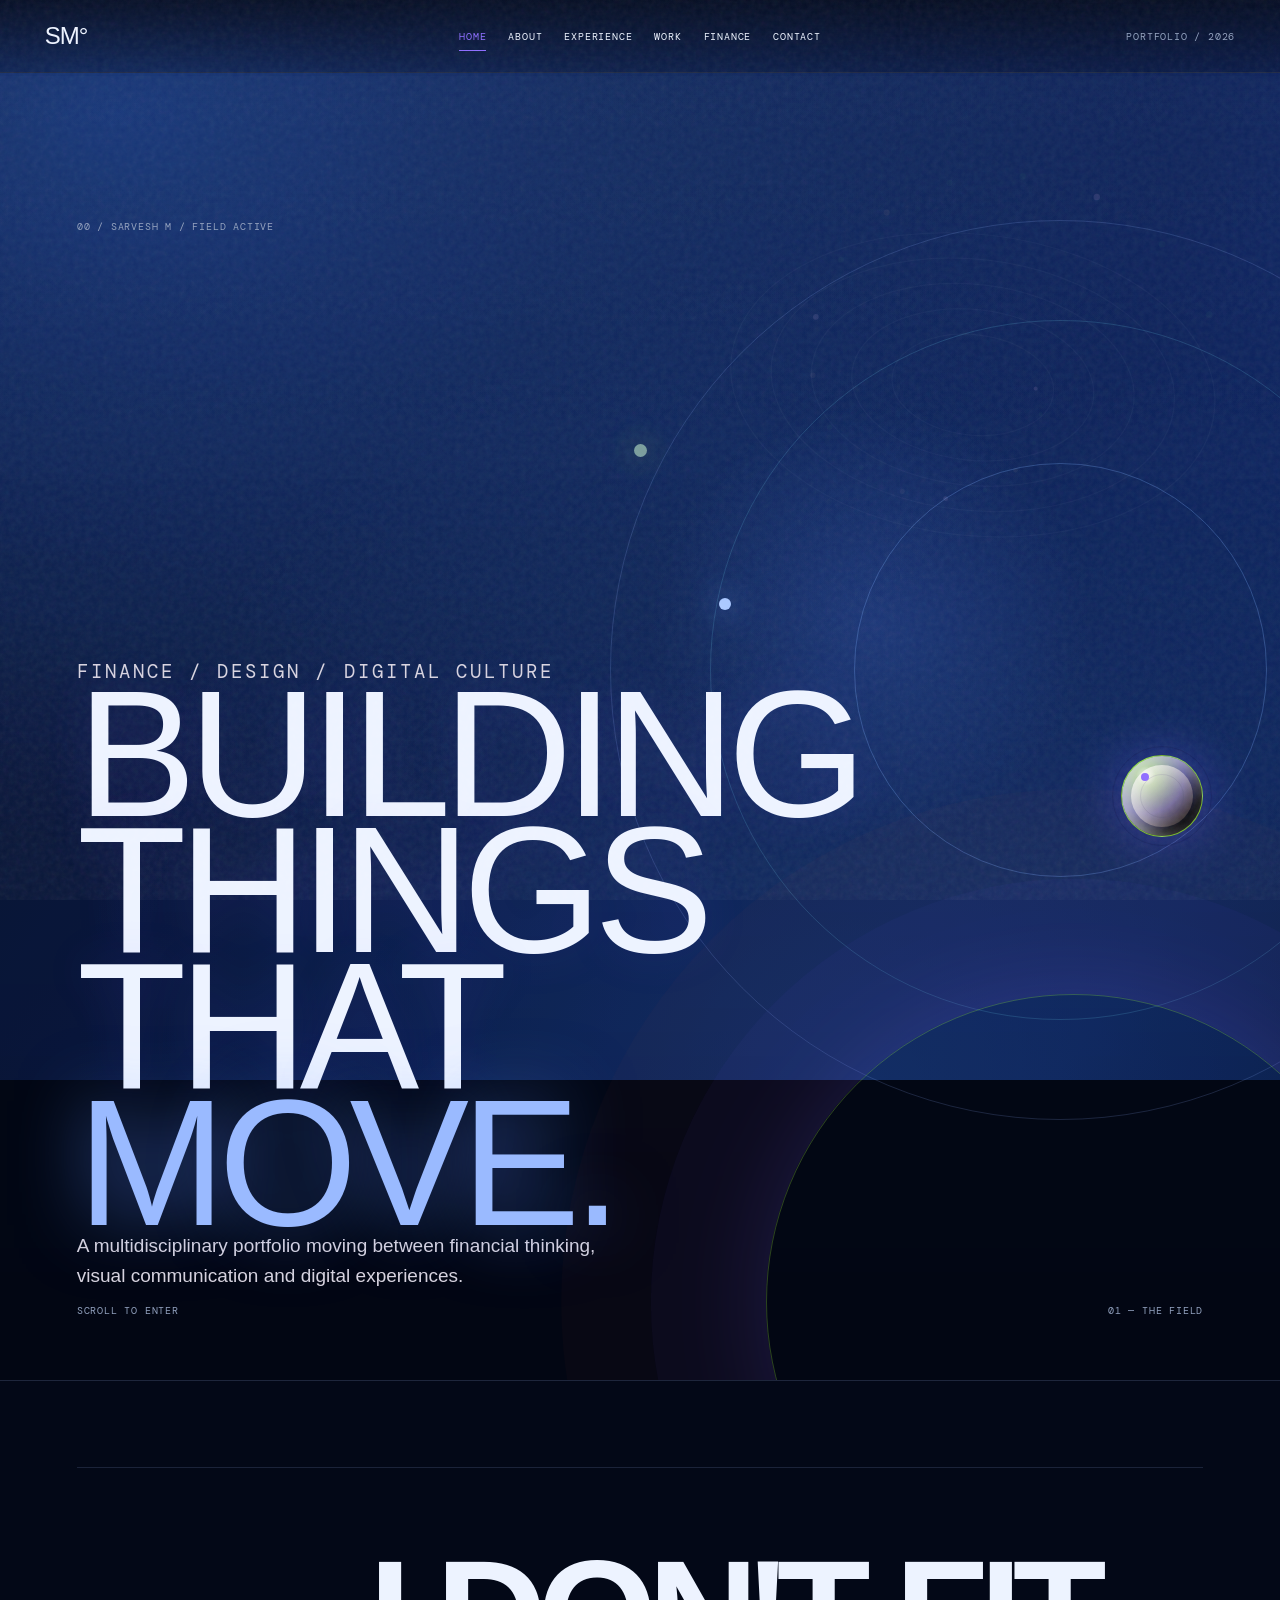
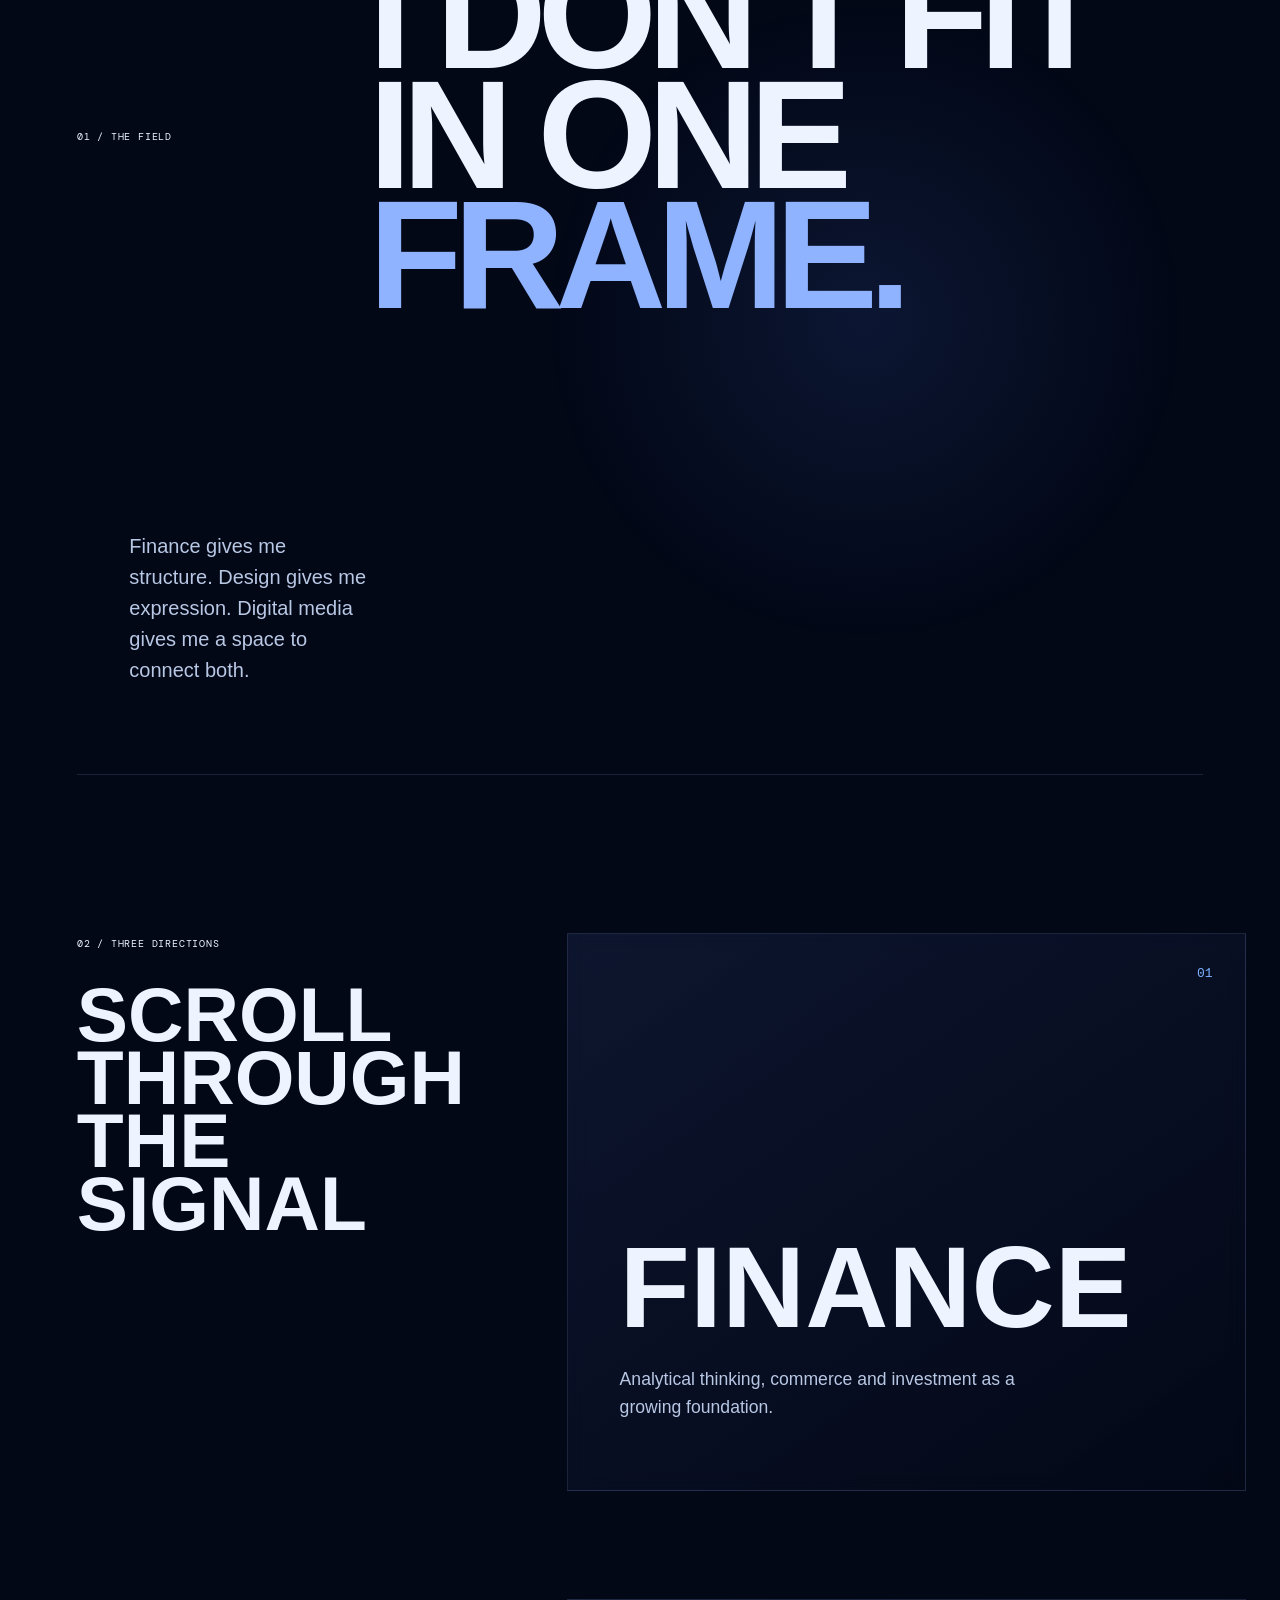
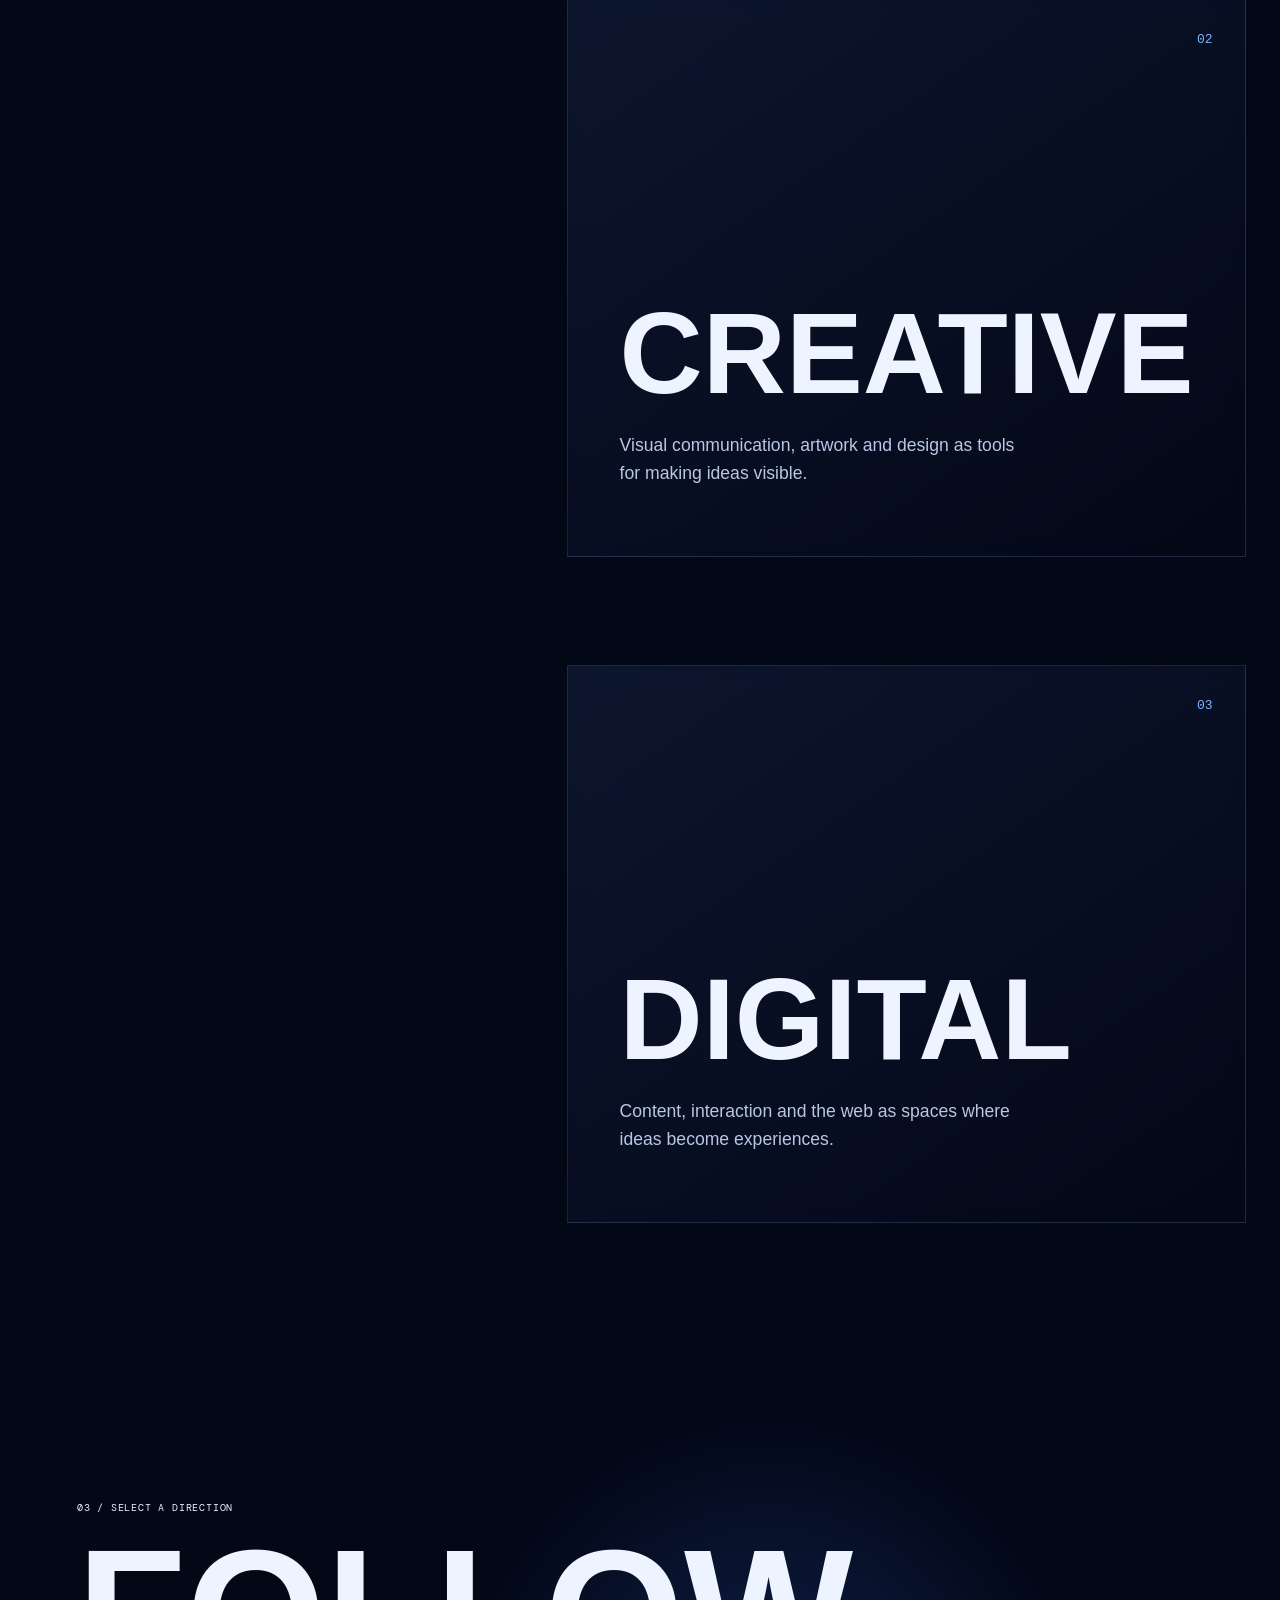
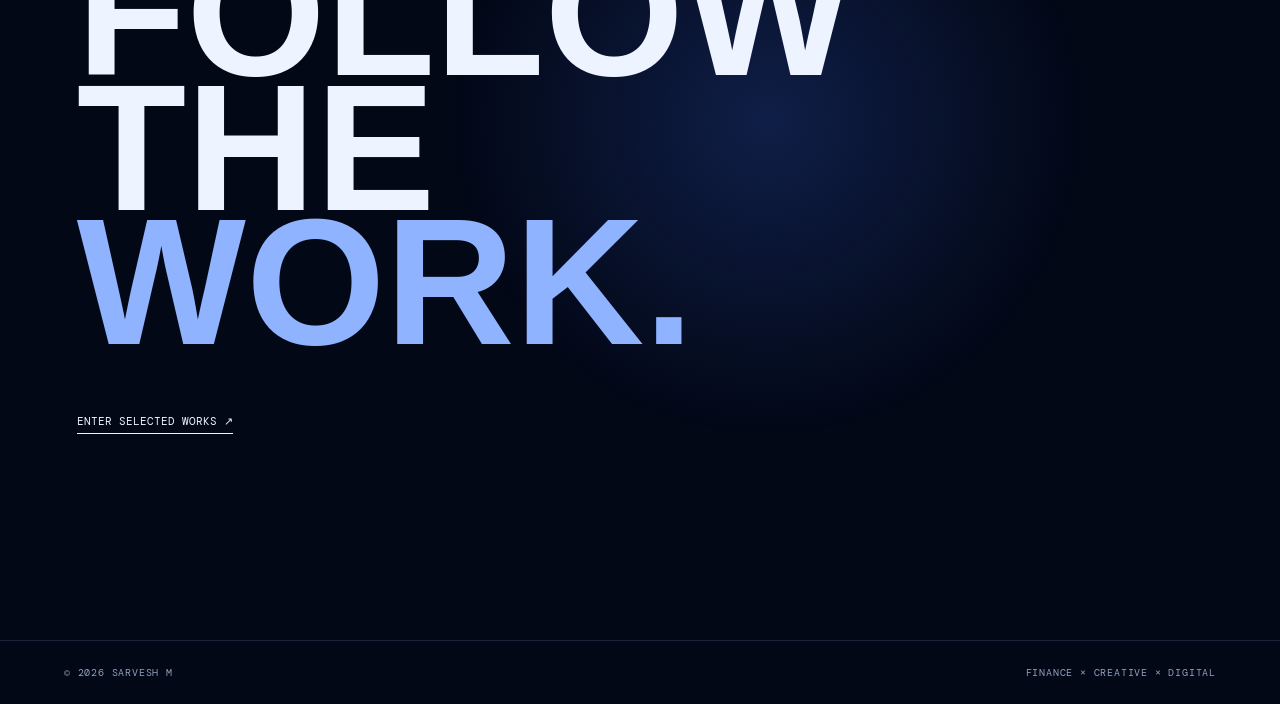
<file: index.html>
<!doctype html><html lang="en"><head><meta charset="UTF-8"><meta name="viewport" content="width=device-width,initial-scale=1.0"><meta name="description" content="Sarvesh M — Finance × Creative × Digital"><title>SARVESH M — Portfolio</title><link rel="stylesheet" href="page.css"></head><body><header class="site-nav"><a href="index.html" class="brand">SM°</a><nav><a class="active" href="index.html">HOME</a><a href="about.html">ABOUT</a><a href="experience.html">EXPERIENCE</a><a href="work.html">WORK</a><a href="finance.html">FINANCE</a><a href="contact.html">CONTACT</a></nav><span class="nav-meta">PORTFOLIO / 2026</span></header><main class="home-main"><section class="landing-stage page-hero"><div class="landing-status mono">00 / SARVESH M / FIELD ACTIVE</div><div class="landing-orbit"><span></span><span></span><span></span></div><div class="landing-copy"><p class="landing-kicker mono">FINANCE / DESIGN / DIGITAL CULTURE</p><h1>BUILDING<br>THINGS THAT<br><em>MOVE.</em></h1><p class="landing-intro">A multidisciplinary portfolio moving between financial thinking, visual communication and digital experiences.</p></div><div class="landing-bottom mono"><span>SCROLL TO ENTER</span><span>01 — THE FIELD</span></div></section><section class="landing-manifesto"><span class="mono">01 / THE FIELD</span><h2>I DON'T FIT<br>IN ONE<br><em>FRAME.</em></h2><p>Finance gives me structure. Design gives me expression. Digital media gives me a space to connect both.</p></section><section class="landing-journey"><div class="journey-pin"><span class="mono">02 / THREE DIRECTIONS</span><strong>SCROLL<br>THROUGH<br>THE SIGNAL</strong></div><div class="journey-track"><article><span>01</span><h3>FINANCE</h3><p>Analytical thinking, commerce and investment as a growing foundation.</p></article><article><span>02</span><h3>CREATIVE</h3><p>Visual communication, artwork and design as tools for making ideas visible.</p></article><article><span>03</span><h3>DIGITAL</h3><p>Content, interaction and the web as spaces where ideas become experiences.</p></article></div></section><section class="landing-callout"><span class="mono">03 / SELECT A DIRECTION</span><h2>FOLLOW THE<br><em>WORK.</em></h2><a class="line-link" href="work.html">ENTER SELECTED WORKS ↗</a></section></main><footer class="site-footer"><span>© 2026 SARVESH M</span><span>FINANCE × CREATIVE × DIGITAL</span></footer><script src="page.js"></script></body></html>
</file>
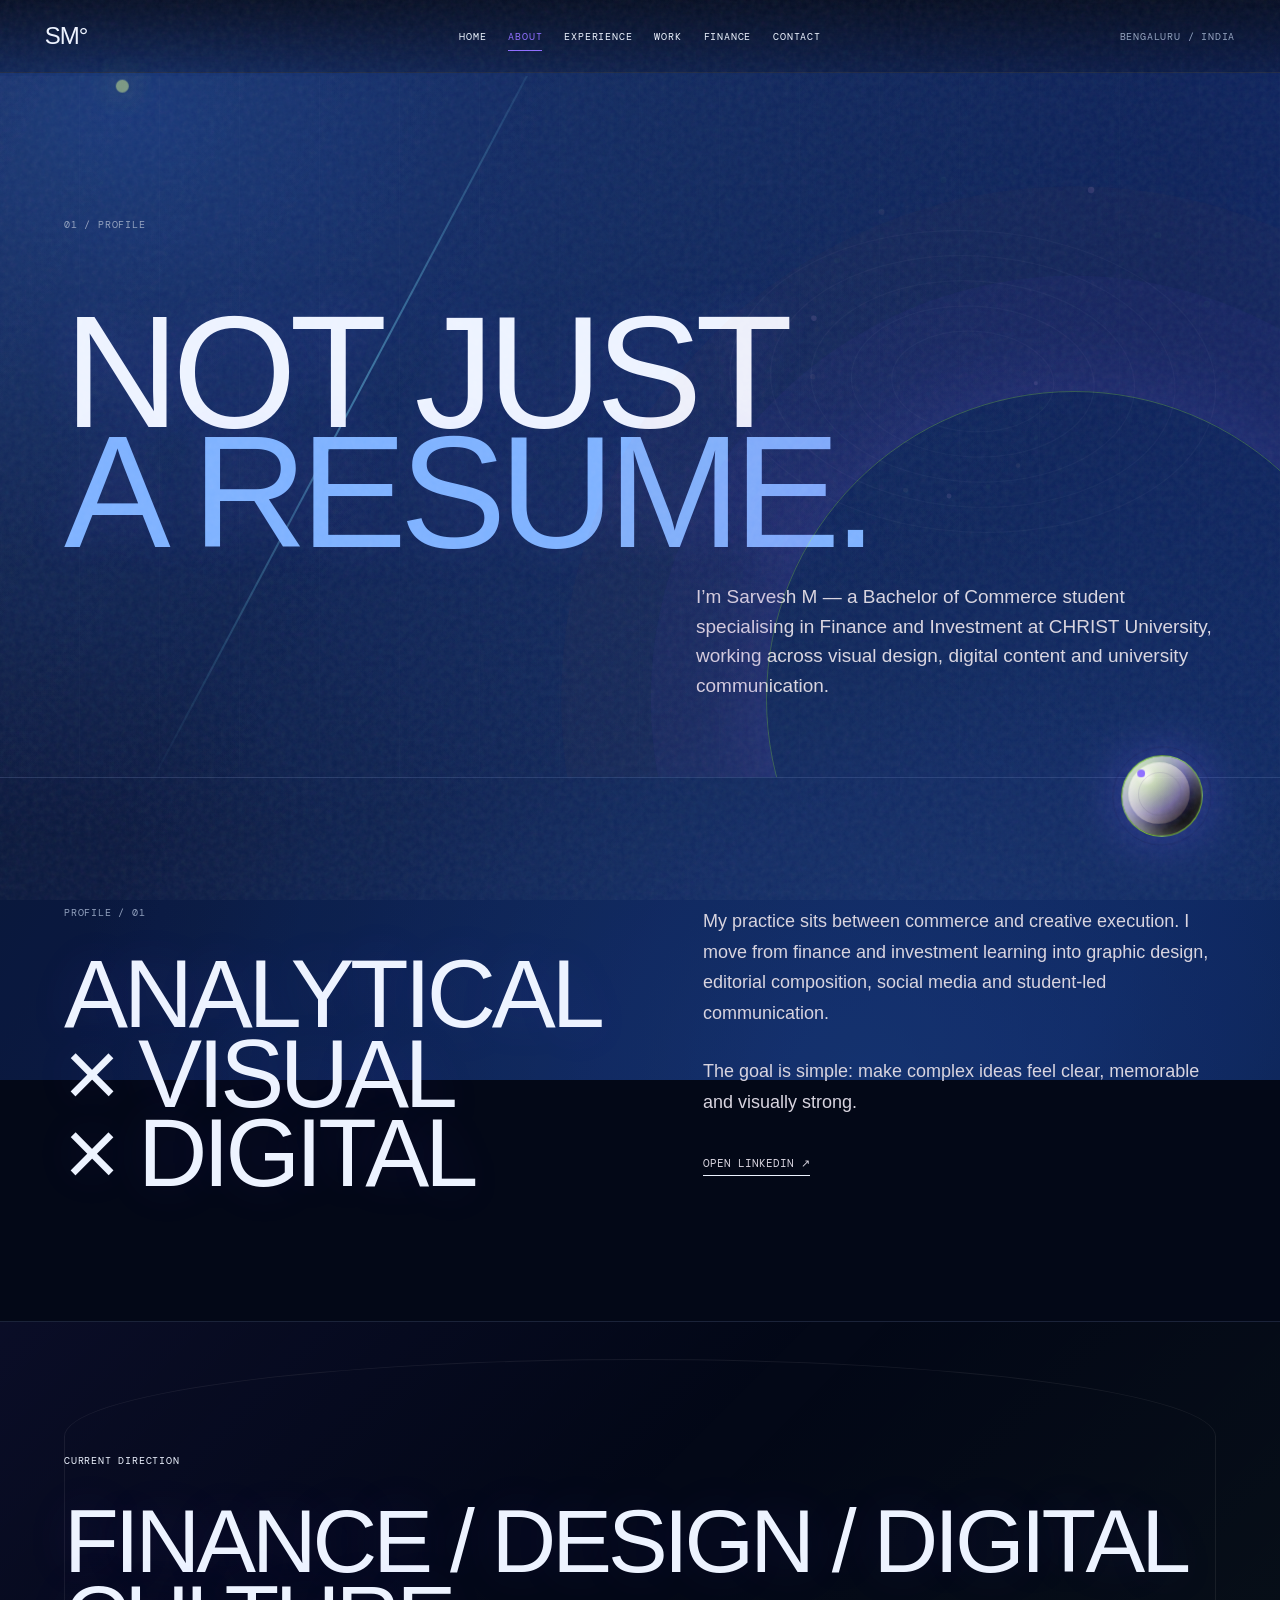
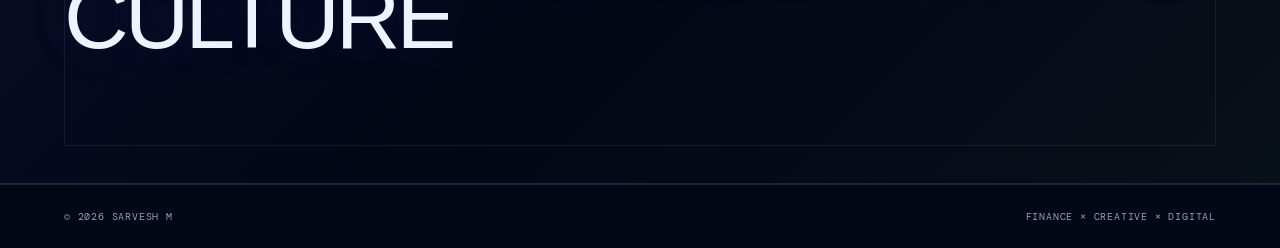
<file: about.html>
<!doctype html><html lang="en"><head><meta charset="UTF-8"><meta name="viewport" content="width=device-width,initial-scale=1.0"><title>SARVESH M — About</title><link rel="stylesheet" href="page.css"></head><body><header class="site-nav"><a href="index.html" class="brand">SM°</a><nav><a href="index.html">HOME</a><a class="active" href="about.html">ABOUT</a><a href="experience.html">EXPERIENCE</a><a href="work.html">WORK</a><a href="finance.html">FINANCE</a><a href="contact.html">CONTACT</a></nav><span class="nav-meta">BENGALURU / INDIA</span></header><main><section class="page-hero"><div class="eyebrow mono">01 / PROFILE</div><h1>NOT JUST<br><em>A RESUME.</em></h1><p>I’m Sarvesh M — a Bachelor of Commerce student specialising in Finance and Investment at CHRIST University, working across visual design, digital content and university communication.</p></section><section class="page-grid"><div><span class="mono label">PROFILE / 01</span><h2>ANALYTICAL<br>× VISUAL<br>× DIGITAL</h2></div><div class="copy"><p>My practice sits between commerce and creative execution. I move from finance and investment learning into graphic design, editorial composition, social media and student-led communication.</p><p>The goal is simple: make complex ideas feel clear, memorable and visually strong.</p><a class="line-link" href="https://www.linkedin.com/in/sarvesh-m-gca/" target="_blank">OPEN LINKEDIN ↗</a></div></section><section class="statement"><span class="mono">CURRENT DIRECTION</span><div>FINANCE / DESIGN / DIGITAL CULTURE</div></section></main><footer class="site-footer"><span>© 2026 SARVESH M</span><span>FINANCE × CREATIVE × DIGITAL</span></footer><script src="page.js"></script></body></html>
</file>
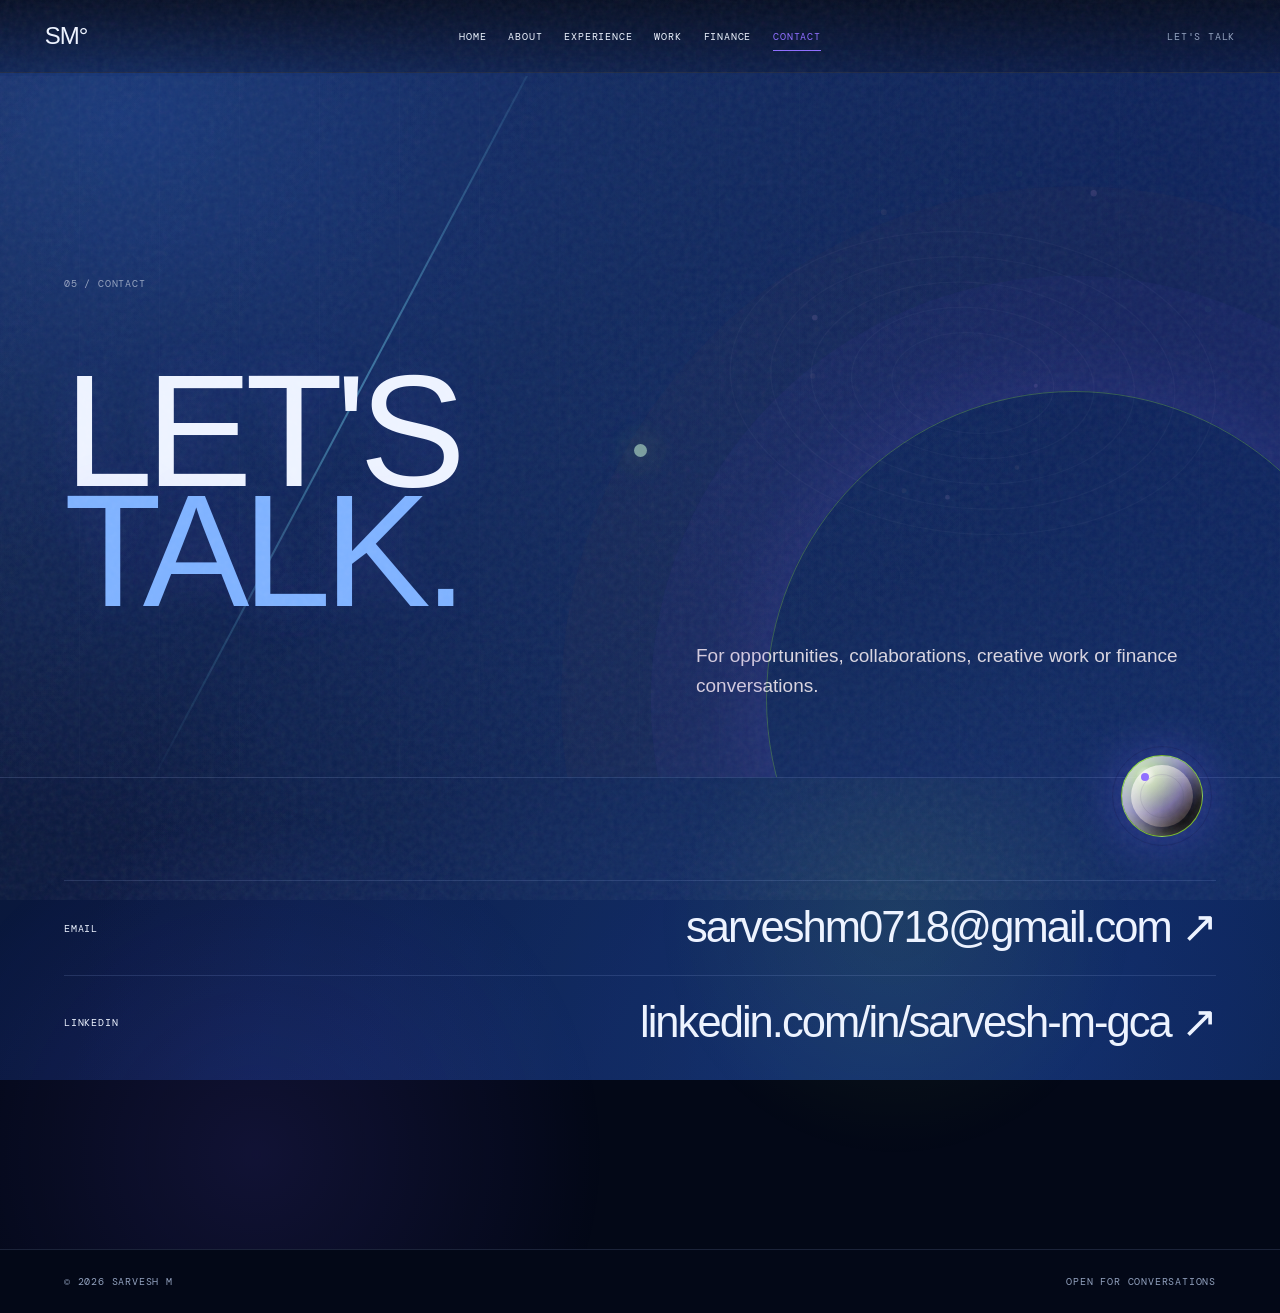
<file: contact.html>
<!doctype html><html lang="en"><head><meta charset="UTF-8"><meta name="viewport" content="width=device-width,initial-scale=1.0"><title>SARVESH M — Contact</title><link rel="stylesheet" href="page.css"></head><body><header class="site-nav"><a href="index.html" class="brand">SM°</a><nav><a href="index.html">HOME</a><a href="about.html">ABOUT</a><a href="experience.html">EXPERIENCE</a><a href="work.html">WORK</a><a href="finance.html">FINANCE</a><a class="active" href="contact.html">CONTACT</a></nav><span class="nav-meta">LET'S TALK</span></header><main><section class="page-hero"><div class="eyebrow mono">05 / CONTACT</div><h1>LET'S<br><em>TALK.</em></h1><p>For opportunities, collaborations, creative work or finance conversations.</p></section><section class="contact-panel"><a href="mailto:sarveshm0718@gmail.com"><span class="mono">EMAIL</span><strong>sarveshm0718@gmail.com ↗</strong></a><a href="https://www.linkedin.com/in/sarvesh-m-gca/" target="_blank"><span class="mono">LINKEDIN</span><strong>linkedin.com/in/sarvesh-m-gca ↗</strong></a></section></main><footer class="site-footer"><span>© 2026 SARVESH M</span><span>OPEN FOR CONVERSATIONS</span></footer><script src="page.js"></script></body></html>
</file>
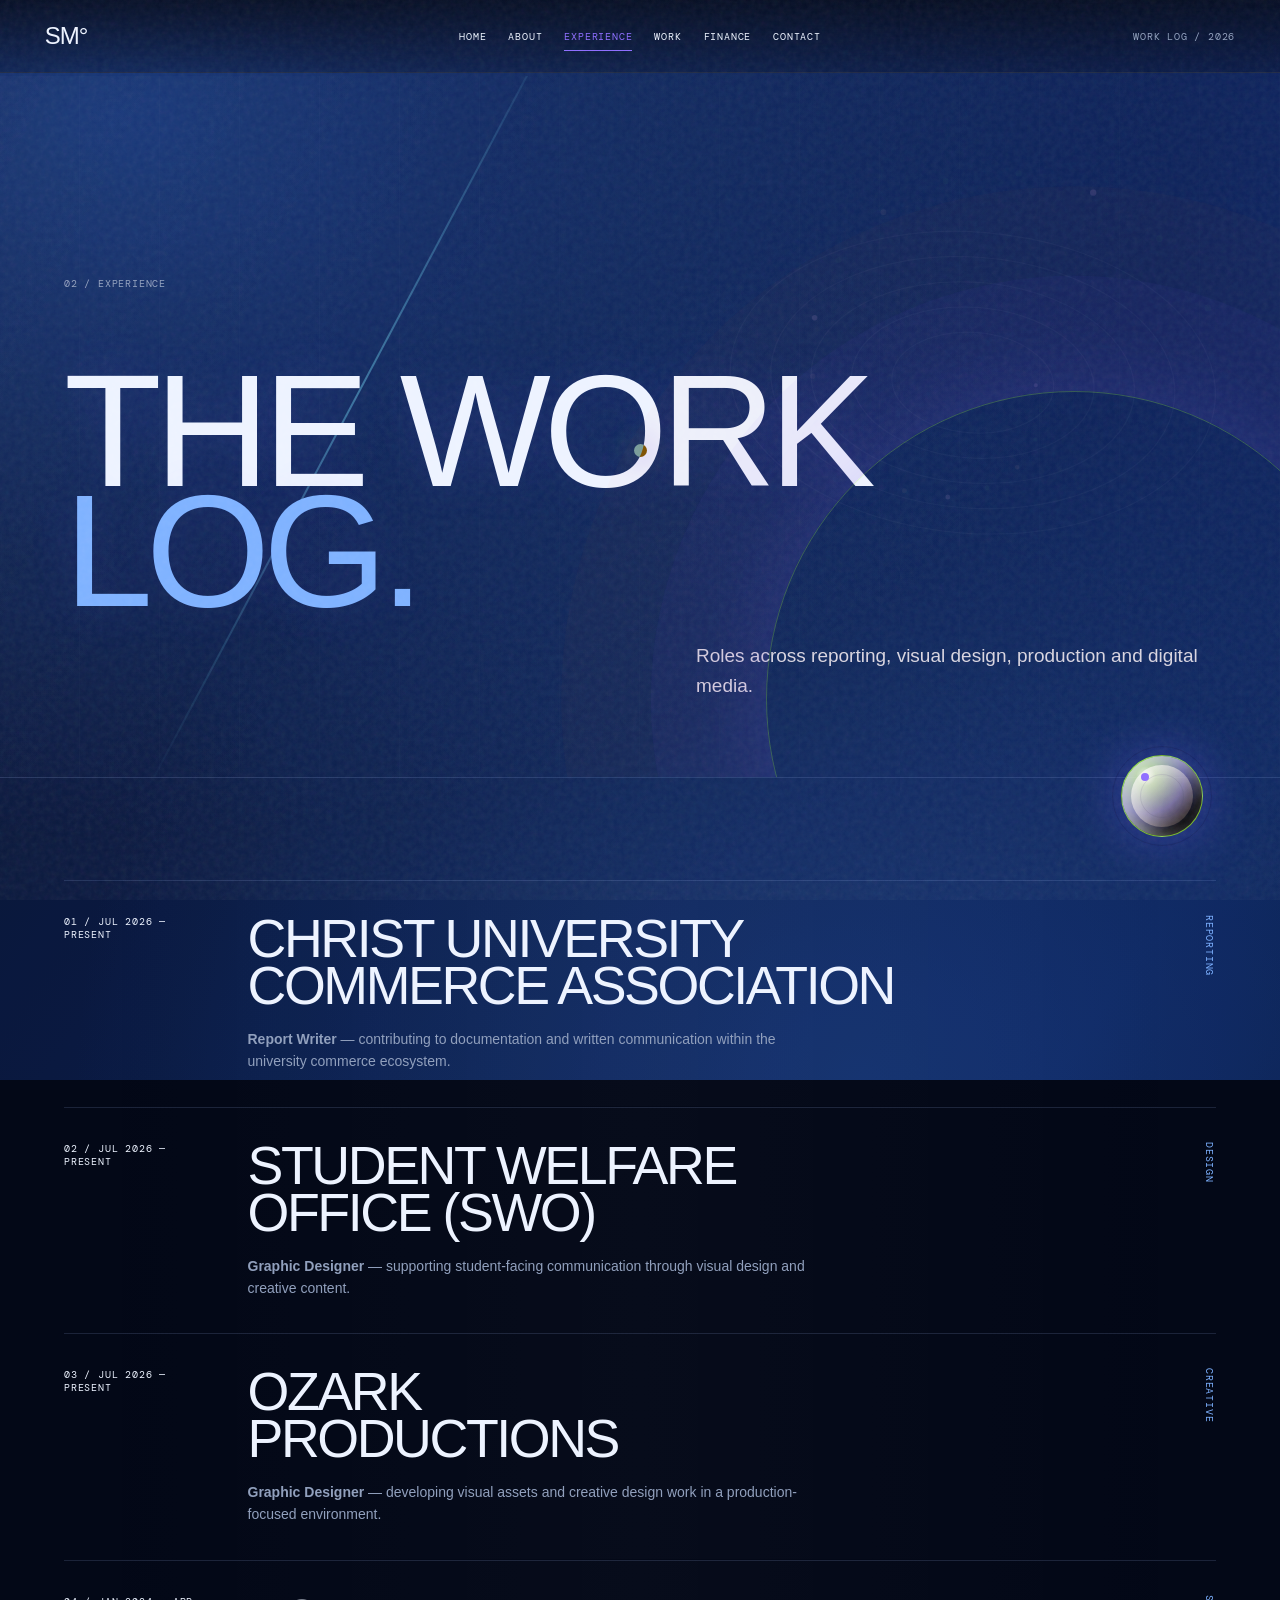
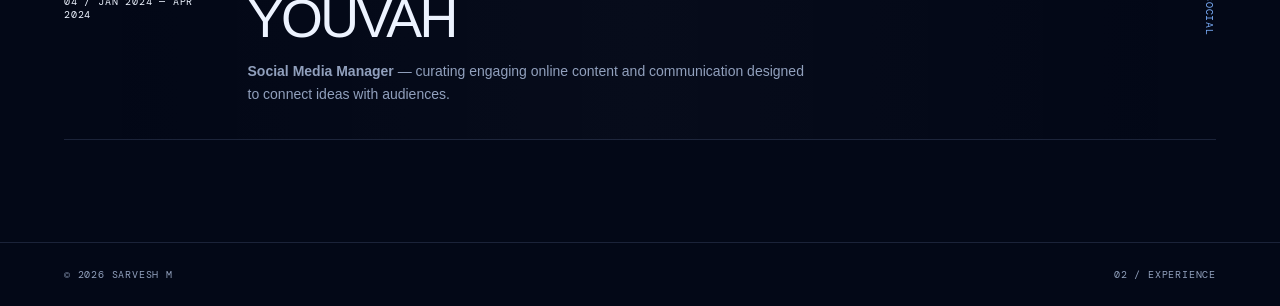
<file: experience.html>
<!doctype html><html lang="en"><head><meta charset="UTF-8"><meta name="viewport" content="width=device-width,initial-scale=1.0"><title>SARVESH M — Experience</title><link rel="stylesheet" href="page.css"></head><body><header class="site-nav"><a href="index.html" class="brand">SM°</a><nav><a href="index.html">HOME</a><a href="about.html">ABOUT</a><a class="active" href="experience.html">EXPERIENCE</a><a href="work.html">WORK</a><a href="finance.html">FINANCE</a><a href="contact.html">CONTACT</a></nav><span class="nav-meta">WORK LOG / 2026</span></header><main><section class="page-hero"><div class="eyebrow mono">02 / EXPERIENCE</div><h1>THE WORK<br><em>LOG.</em></h1><p>Roles across reporting, visual design, production and digital media.</p></section><section class="list-section"><article class="list-item"><span class="mono">01 / JUL 2026 — PRESENT</span><div><h2>CHRIST UNIVERSITY<br>COMMERCE ASSOCIATION</h2><p><strong>Report Writer</strong> — contributing to documentation and written communication within the university commerce ecosystem.</p></div><span class="mono tag">REPORTING</span></article><article class="list-item"><span class="mono">02 / JUL 2026 — PRESENT</span><div><h2>STUDENT WELFARE<br>OFFICE (SWO)</h2><p><strong>Graphic Designer</strong> — supporting student-facing communication through visual design and creative content.</p></div><span class="mono tag">DESIGN</span></article><article class="list-item"><span class="mono">03 / JUL 2026 — PRESENT</span><div><h2>OZARK<br>PRODUCTIONS</h2><p><strong>Graphic Designer</strong> — developing visual assets and creative design work in a production-focused environment.</p></div><span class="mono tag">CREATIVE</span></article><article class="list-item"><span class="mono">04 / JAN 2024 — APR 2024</span><div><h2>YOUVAH</h2><p><strong>Social Media Manager</strong> — curating engaging online content and communication designed to connect ideas with audiences.</p></div><span class="mono tag">SOCIAL</span></article></section></main><footer class="site-footer"><span>© 2026 SARVESH M</span><span>02 / EXPERIENCE</span></footer><script src="page.js"></script></body></html>
</file>
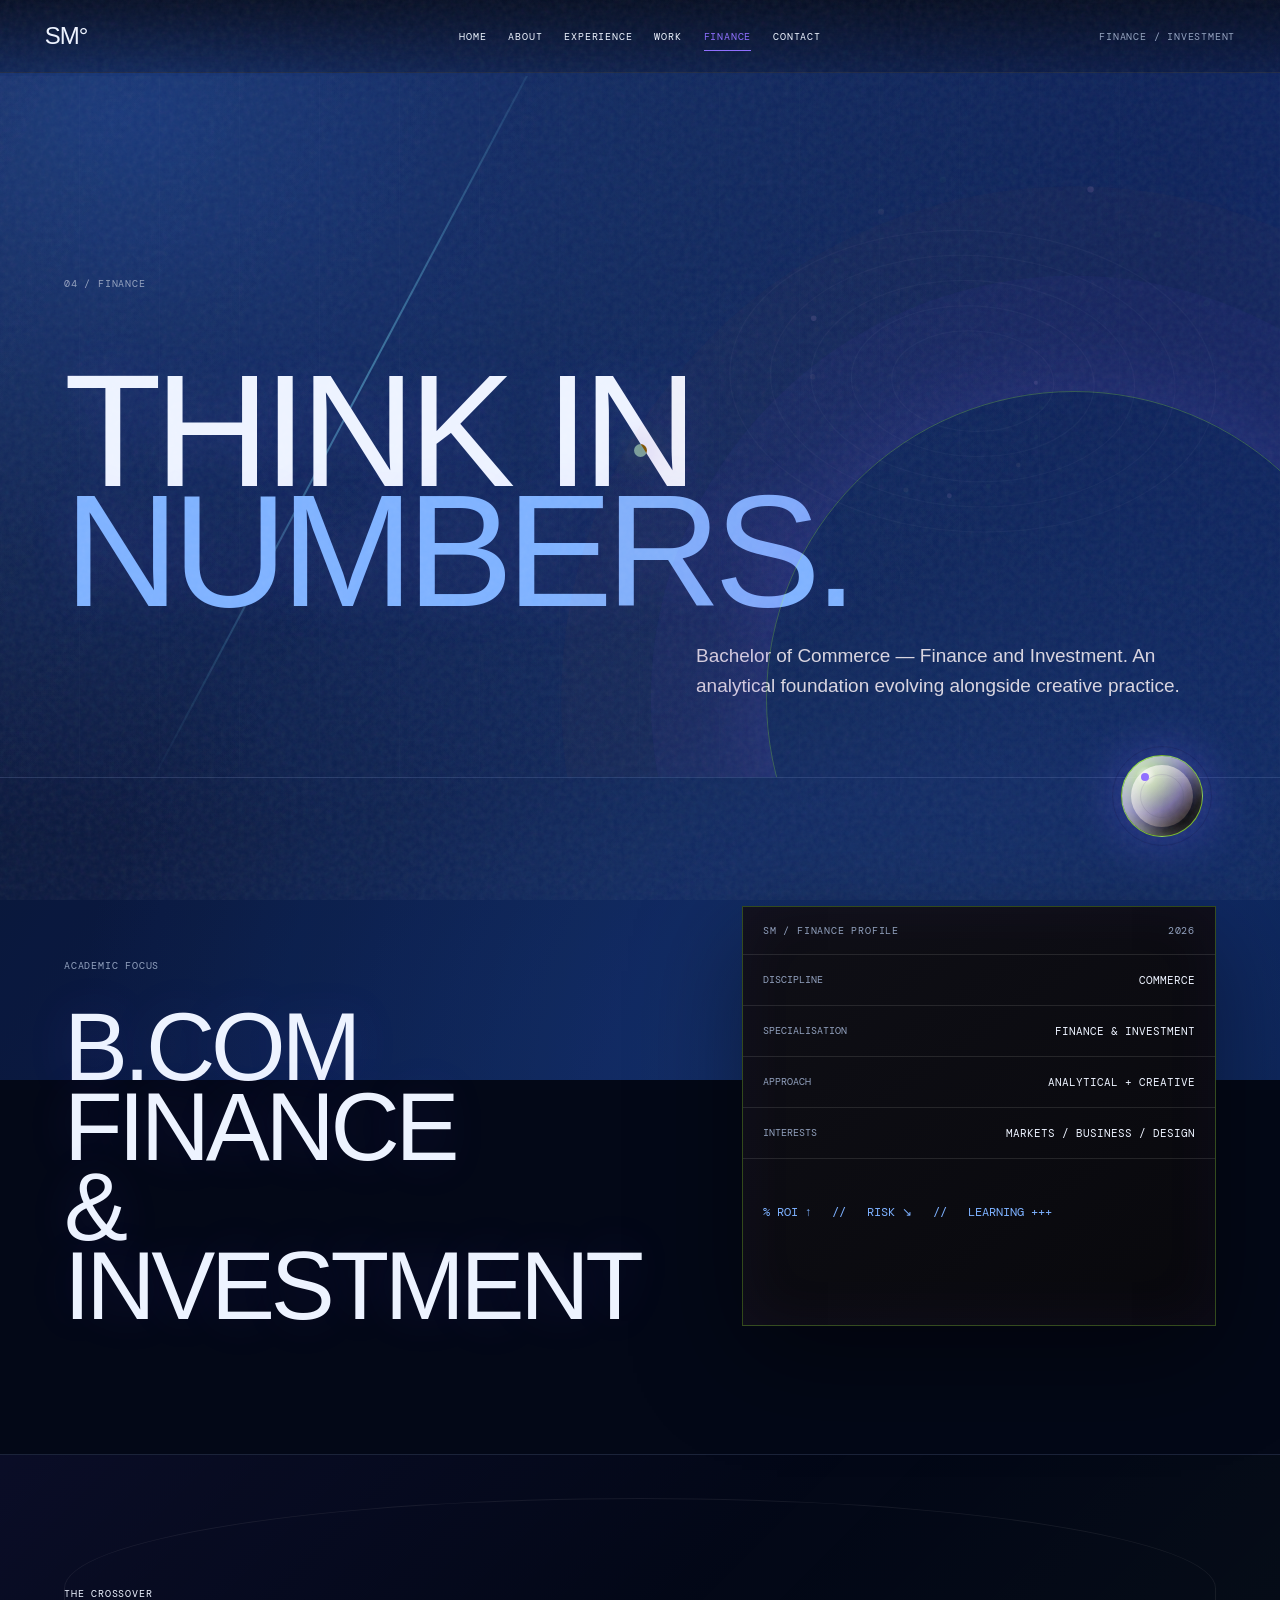
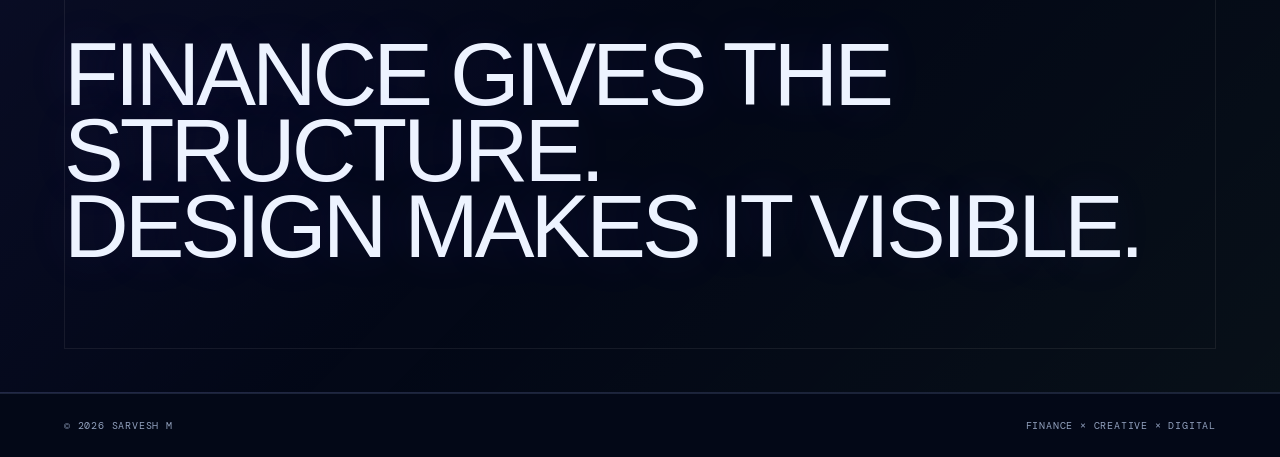
<file: finance.html>
<!doctype html><html lang="en"><head><meta charset="UTF-8"><meta name="viewport" content="width=device-width,initial-scale=1.0"><title>SARVESH M — Finance</title><link rel="stylesheet" href="page.css"></head><body><header class="site-nav"><a href="index.html" class="brand">SM°</a><nav><a href="index.html">HOME</a><a href="about.html">ABOUT</a><a href="experience.html">EXPERIENCE</a><a href="work.html">WORK</a><a class="active" href="finance.html">FINANCE</a><a href="contact.html">CONTACT</a></nav><span class="nav-meta">FINANCE / INVESTMENT</span></header><main><section class="page-hero"><div class="eyebrow mono">04 / FINANCE</div><h1>THINK IN<br><em>NUMBERS.</em></h1><p>Bachelor of Commerce — Finance and Investment. An analytical foundation evolving alongside creative practice.</p></section><section class="finance-panel"><div><span class="mono label">ACADEMIC FOCUS</span><h2>B.COM<br>FINANCE<br>& INVESTMENT</h2></div><div class="terminal"><div class="terminal-head mono"><span>SM / FINANCE PROFILE</span><span>2026</span></div><div class="stat"><span>DISCIPLINE</span><strong>COMMERCE</strong></div><div class="stat"><span>SPECIALISATION</span><strong>FINANCE & INVESTMENT</strong></div><div class="stat"><span>APPROACH</span><strong>ANALYTICAL + CREATIVE</strong></div><div class="stat"><span>INTERESTS</span><strong>MARKETS / BUSINESS / DESIGN</strong></div><div class="signal">% ROI ↑ &nbsp; // &nbsp; RISK ↘ &nbsp; // &nbsp; LEARNING +++</div></div></section><section class="statement"><span class="mono">THE CROSSOVER</span><div>FINANCE GIVES THE STRUCTURE.<br>DESIGN MAKES IT VISIBLE.</div></section></main><footer class="site-footer"><span>© 2026 SARVESH M</span><span>FINANCE × CREATIVE × DIGITAL</span></footer><script src="page.js"></script></body></html>
</file>
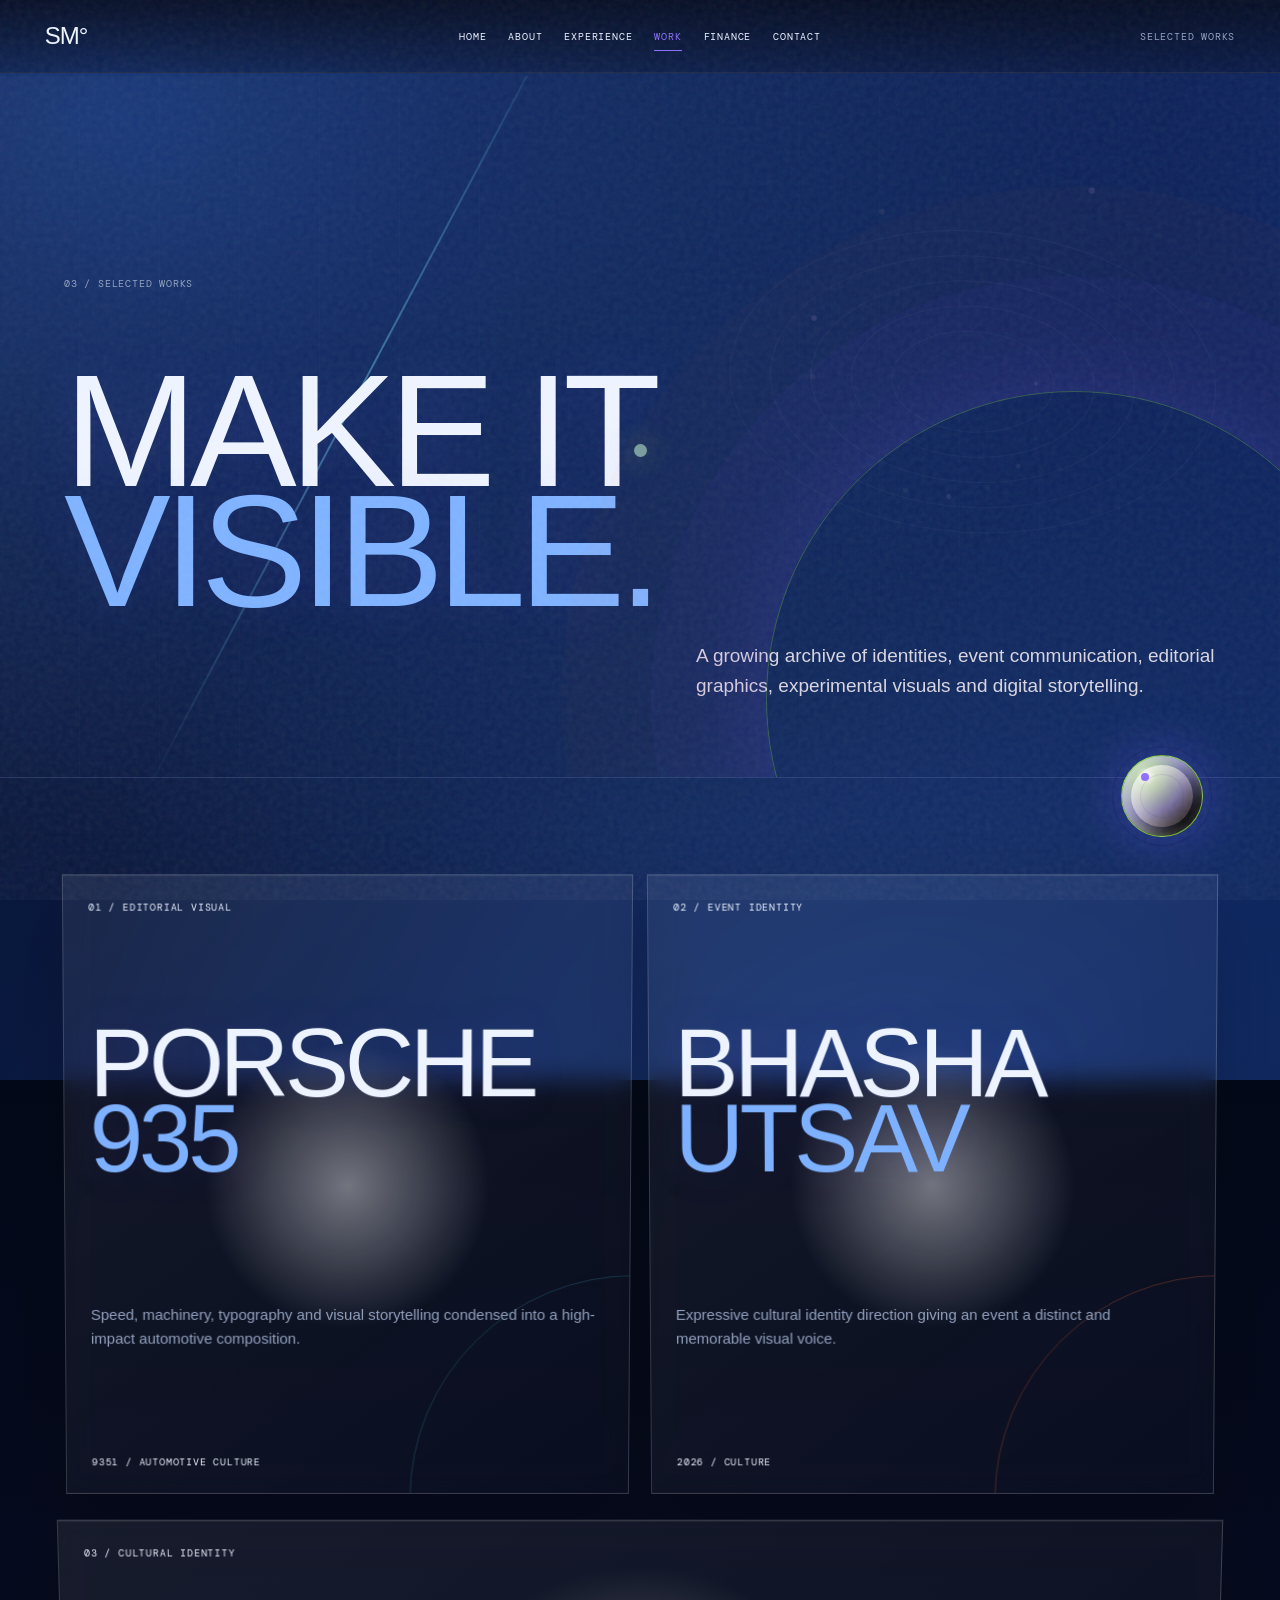
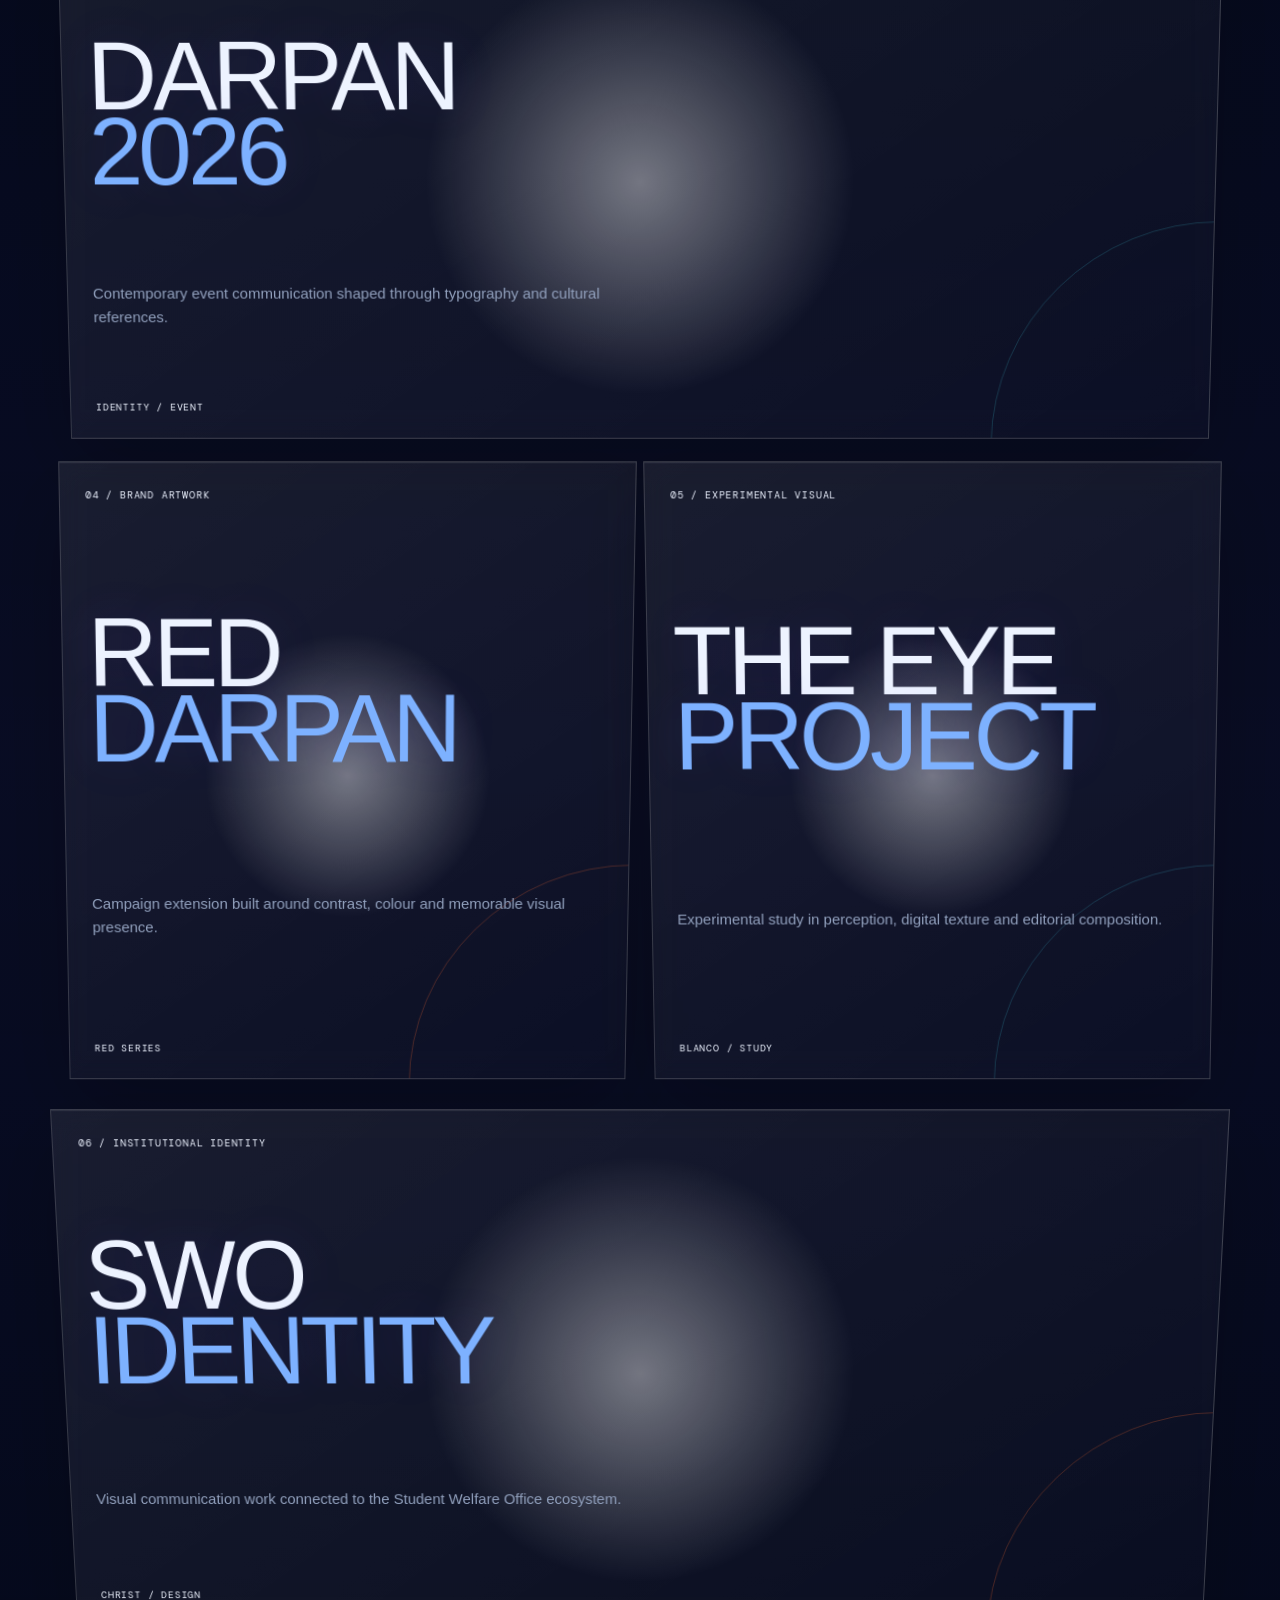
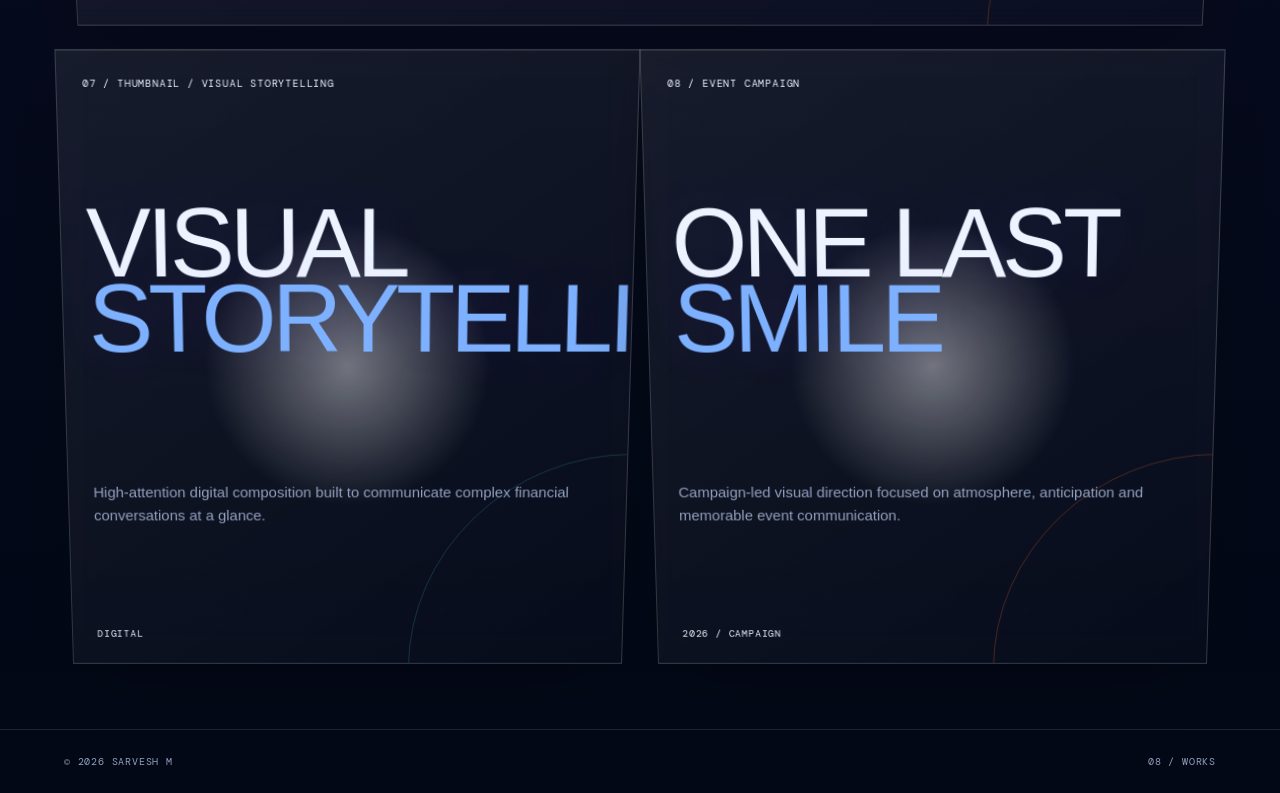
<file: work.html>
<!doctype html><html lang="en"><head><meta charset="UTF-8"><meta name="viewport" content="width=device-width,initial-scale=1.0"><title>SARVESH M — Work</title><link rel="stylesheet" href="page.css"></head><body><header class="site-nav"><a href="index.html" class="brand">SM°</a><nav><a href="index.html">HOME</a><a href="about.html">ABOUT</a><a href="experience.html">EXPERIENCE</a><a class="active" href="work.html">WORK</a><a href="finance.html">FINANCE</a><a href="contact.html">CONTACT</a></nav><span class="nav-meta">SELECTED WORKS</span></header><main><section class="page-hero"><div class="eyebrow mono">03 / SELECTED WORKS</div><h1>MAKE IT<br><em>VISIBLE.</em></h1><p>A growing archive of identities, event communication, editorial graphics, experimental visuals and digital storytelling.</p></section><section class="work-archive"><article><span class="mono">01 / EDITORIAL VISUAL</span><h2>PORSCHE<br><em>935</em></h2><p>Speed, machinery, typography and visual storytelling condensed into a high-impact automotive composition.</p><span class="mono">9351 / AUTOMOTIVE CULTURE</span></article><article><span class="mono">02 / EVENT IDENTITY</span><h2>BHASHA<br><em>UTSAV</em></h2><p>Expressive cultural identity direction giving an event a distinct and memorable visual voice.</p><span class="mono">2026 / CULTURE</span></article><article><span class="mono">03 / CULTURAL IDENTITY</span><h2>DARPAN<br><em>2026</em></h2><p>Contemporary event communication shaped through typography and cultural references.</p><span class="mono">IDENTITY / EVENT</span></article><article><span class="mono">04 / BRAND ARTWORK</span><h2>RED<br><em>DARPAN</em></h2><p>Campaign extension built around contrast, colour and memorable visual presence.</p><span class="mono">RED SERIES</span></article><article><span class="mono">05 / EXPERIMENTAL VISUAL</span><h2>THE EYE<br><em>PROJECT</em></h2><p>Experimental study in perception, digital texture and editorial composition.</p><span class="mono">BLANCO / STUDY</span></article><article><span class="mono">06 / INSTITUTIONAL IDENTITY</span><h2>SWO<br><em>IDENTITY</em></h2><p>Visual communication work connected to the Student Welfare Office ecosystem.</p><span class="mono">CHRIST / DESIGN</span></article><article><span class="mono">07 / THUMBNAIL / VISUAL STORYTELLING</span><h2>VISUAL<br><em>STORYTELLING</em></h2><p>High-attention digital composition built to communicate complex financial conversations at a glance.</p><span class="mono">DIGITAL</span></article><article><span class="mono">08 / EVENT CAMPAIGN</span><h2>ONE LAST<br><em>SMILE</em></h2><p>Campaign-led visual direction focused on atmosphere, anticipation and memorable event communication.</p><span class="mono">2026 / CAMPAIGN</span></article></section></main><footer class="site-footer"><span>© 2026 SARVESH M</span><span>08 / WORKS</span></footer><script src="page.js"></script></body></html>
</file>
<file: page.css>
@import url('https://fonts.googleapis.com/css2?family=DM+Mono:wght@400;500&family=Space+Grotesk:wght@400;500;600;700&display=swap');
:root{--paper:#f1f2ff;--ink:#080808;--muted:#62637a;--line:rgba(8,8,8,.18);--accent:#151b4e;--orange:#b25c1c}*{box-sizing:border-box}html{scroll-behavior:smooth}body{margin:0;background:var(--paper);color:var(--ink);font-family:Arial,sans-serif;overflow-x:hidden}body:before{content:"";position:fixed;inset:0;pointer-events:none;z-index:20;background:radial-gradient(circle at 12% 18%,rgba(21,27,78,.1),transparent 28%),radial-gradient(circle at 84% 42%,rgba(178,92,28,.06),transparent 28%)}a{color:inherit}.mono{font:10px 'DM Mono',monospace;letter-spacing:.08em;text-transform:uppercase}.site-nav{position:fixed;top:0;left:0;right:0;z-index:50;padding:22px 3.5vw;display:grid;grid-template-columns:1fr auto 1fr;align-items:center;border-bottom:1px solid rgba(8,8,8,.08);background:rgba(241,242,255,.72);backdrop-filter:blur(16px)}.brand{font:700 24px 'Space Grotesk',sans-serif;text-decoration:none;letter-spacing:-.08em}.site-nav nav{display:flex;gap:22px}.site-nav nav a{font:10px 'DM Mono',monospace;text-decoration:none;letter-spacing:.08em}.site-nav nav a:hover,.site-nav nav a.active{color:var(--orange)}.nav-meta{justify-self:end;font:10px 'DM Mono',monospace;letter-spacing:.08em;color:var(--muted)}main{padding-top:76px}.page-hero{min-height:82vh;padding:8vw 5vw 6vw;display:grid;grid-template-columns:.6fr 1.4fr;grid-template-rows:auto 1fr;gap:30px;border-bottom:1px solid var(--line);position:relative;overflow:hidden}.eyebrow{color:var(--muted)}.page-hero h1{grid-column:2;font:700 clamp(5rem,12.5vw,14rem)/.75 'Space Grotesk',sans-serif;letter-spacing:-.095em;margin:4vw 0 0}.page-hero h1 em{font-family:Georgia,serif;font-weight:400}.page-hero p{grid-column:2;max-width:520px;font-size:19px;line-height:1.55;align-self:end;margin:0}.page-hero:after{content:"";position:absolute;right:-8vw;bottom:-18vw;width:48vw;height:48vw;border:1px solid rgba(21,27,78,.16);border-radius:50%;box-shadow:0 0 0 9vw rgba(21,27,78,.025),0 0 0 16vw rgba(178,92,28,.02)}.page-grid,.finance-panel{display:grid;grid-template-columns:1fr 1fr;gap:8vw;padding:10vw 5vw;border-bottom:1px solid var(--line)}.page-grid h2,.finance-panel h2{font:500 clamp(3.8rem,7.5vw,8rem)/.83 'Space Grotesk';letter-spacing:-.08em;margin:0}.copy{max-width:520px;font-size:18px;line-height:1.7}.copy p{margin:0 0 28px}.label{display:block;color:var(--muted);margin-bottom:35px}.line-link{display:inline-block;text-decoration:none;border-bottom:1px solid var(--ink);padding-bottom:5px;font:11px 'DM Mono',monospace}.statement{padding:10vw 5vw;min-height:40vh;border-bottom:1px solid var(--line)}.statement div{font:600 clamp(3rem,7vw,8rem)/.85 'Space Grotesk';letter-spacing:-.08em;margin-top:35px}.list-section{padding:8vw 5vw}.list-item{display:grid;grid-template-columns:.35fr 1.7fr .5fr;gap:35px;padding:34px 0;border-top:1px solid var(--line);transition:.4s}.list-item:last-child{border-bottom:1px solid var(--line)}.list-item:hover{padding-left:18px;background:rgba(8,8,8,.025)}.list-item h2{font:500 clamp(2rem,4.2vw,4.5rem)/.88 'Space Grotesk';letter-spacing:-.07em;margin:0 0 18px}.list-item p{color:#4f5063;line-height:1.6;max-width:560px;margin:0;font-size:14px}.tag{justify-self:end;writing-mode:vertical-rl;color:var(--accent)}.work-archive{display:grid;grid-template-columns:repeat(2,1fr);gap:18px;padding:7vw 5vw}.work-archive article{min-height:620px;border:1px solid var(--line);padding:25px;display:flex;flex-direction:column;justify-content:space-between;position:relative;overflow:hidden;background:rgba(255,255,255,.38);transition:transform .45s,border-color .3s}.work-archive article:nth-child(3n){grid-column:span 2;min-height:520px}.work-archive article:hover{transform:translateY(-8px);border-color:var(--accent)}.work-archive article:after{content:"";position:absolute;width:35vw;height:35vw;right:-18vw;bottom:-18vw;border:1px solid rgba(21,27,78,.16);border-radius:50%}.work-archive article:nth-child(2n):after{border-color:rgba(178,92,28,.18)}.work-archive h2{font:500 clamp(3.6rem,7.5vw,8.5rem)/.78 'Space Grotesk';letter-spacing:-.08em;margin:20px 0;position:relative;z-index:1}.work-archive h2 em{font-family:Georgia,serif;font-weight:400}.work-archive p{max-width:550px;line-height:1.6;color:#55566a;font-size:15px;position:relative;z-index:1}.finance-panel{align-items:end}.terminal{border:1px solid var(--line);background:#f8f8fc;min-height:420px;padding:0}.terminal-head{display:flex;justify-content:space-between;padding:17px 20px;border-bottom:1px solid var(--line);color:var(--muted)}.stat{display:flex;justify-content:space-between;gap:20px;padding:18px 20px;border-bottom:1px solid rgba(8,8,8,.12)}.stat span{color:var(--muted);font:10px 'DM Mono'}.stat strong{font:11px 'DM Mono';text-align:right}.signal{font:12px 'DM Mono';padding:45px 20px;color:var(--accent)}.contact-panel{padding:8vw 5vw 14vw}.contact-panel a{display:flex;justify-content:space-between;align-items:center;padding:25px 0;border-top:1px solid var(--line);text-decoration:none}.contact-panel strong{font:500 clamp(1.6rem,3.4vw,3.7rem)/1 'Space Grotesk';letter-spacing:-.05em}.site-footer{display:flex;justify-content:space-between;padding:25px 5vw;border-top:1px solid var(--line);color:var(--muted);font:10px 'DM Mono';letter-spacing:.08em;text-transform:uppercase}@media(max-width:900px){.site-nav{grid-template-columns:1fr auto}.site-nav nav{display:none}.nav-meta{justify-self:end}.page-hero{grid-template-columns:1fr;min-height:75vh;padding:13vw 6vw 12vw}.page-hero h1,.page-hero p{grid-column:1}.page-hero h1{margin-top:20vw;font-size:20vw}.page-grid,.finance-panel{grid-template-columns:1fr;gap:55px;padding:18vw 6vw}.list-section{padding:13vw 6vw}.list-item{grid-template-columns:1fr;gap:10px}.tag{justify-self:start;writing-mode:horizontal-tb}.work-archive{grid-template-columns:1fr;padding:13vw 6vw}.work-archive article,.work-archive article:nth-child(3n){grid-column:auto;min-height:520px}.work-archive h2{font-size:16vw}.contact-panel{padding:12vw 6vw 20vw}.contact-panel a{display:block}.contact-panel strong{display:block;margin-top:20px}.site-footer{flex-direction:column;gap:10px;padding:24px 6vw}}@media(prefers-reduced-motion:reduce){*,*::before,*::after{scroll-behavior:auto!important;transition:none!important}}

/* Immersive interaction layer */
body{cursor:none;opacity:0;animation:pageIn .7s cubic-bezier(.2,.8,.2,1) forwards}
body.is-leaving{animation:pageOut .26s ease forwards}
@keyframes pageIn{to{opacity:1}}@keyframes pageOut{to{opacity:0;transform:translateY(-10px)}}
.orb-cursor{position:fixed;left:0;top:0;width:13px;height:13px;margin:-6.5px;border-radius:50%;background:var(--accent);z-index:100;pointer-events:none;mix-blend-mode:multiply;transition:width .22s,height .22s,margin .22s,background .22s}
.orb-cursor.is-hover{width:44px;height:44px;margin:-22px;background:var(--orange)}
.floating-orb{position:fixed;right:6vw;bottom:7vh;width:82px;height:82px;border:1px solid rgba(21,27,78,.45);border-radius:50%;z-index:30;pointer-events:none;transform-style:preserve-3d;transition:transform .15s ease-out;box-shadow:inset 14px 10px 28px rgba(255,255,255,.85),inset -16px -18px 35px rgba(21,27,78,.18),0 18px 55px rgba(21,27,78,.12)}
.floating-orb:before,.floating-orb:after{content:"";position:absolute;border:1px solid rgba(21,27,78,.32);border-radius:50%;inset:-10px}
.floating-orb:after{inset:18px;transform:translateZ(18px)}
.floating-orb i{position:absolute;inset:9px;border-radius:50%;background:linear-gradient(135deg,rgba(255,255,255,.8),rgba(178,92,28,.12));transform:translateZ(24px)}
.floating-orb b{position:absolute;width:8px;height:8px;border-radius:50%;background:var(--orange);left:19px;top:17px;transform:translateZ(32px)}
.site-nav nav a{position:relative}.site-nav nav a:after{content:"";position:absolute;left:0;bottom:-8px;width:0;height:1px;background:currentColor;transition:width .3s}.site-nav nav a:hover:after,.site-nav nav a.active:after{width:100%}
.page-hero:before{content:"";position:absolute;width:1px;height:130%;background:rgba(21,27,78,.13);left:28%;top:-20%;transform:rotate(28deg);transform-origin:center;pointer-events:none}
main section{transition:opacity .7s ease,transform .7s cubic-bezier(.2,.8,.2,1);opacity:.38;transform:translateY(28px)}main section.in-view{opacity:1;transform:none}
.work-archive article,.list-item,.terminal{transform:perspective(900px) rotateX(var(--rx,0)) rotateY(var(--ry,0));will-change:transform}
.work-archive article{transform-style:preserve-3d}.work-archive article:hover:after{transform:translate3d(-4vw,-4vw,50px) scale(1.1)}
.work-archive article>*{transform:translateZ(22px)}
.statement div{max-width:1200px}
@media(max-width:900px){body{cursor:auto}.orb-cursor{display:none}.floating-orb{width:56px;height:56px;right:5vw;bottom:4vh}.page-hero:before{left:12%}}
@media(prefers-reduced-motion:reduce){body{opacity:1;animation:none;cursor:auto}.orb-cursor,.floating-orb{display:none}main section{opacity:1;transform:none}}

.webgl-scene{position:fixed;inset:0;width:100%;height:100%;z-index:-1;pointer-events:none;opacity:.9;mix-blend-mode:multiply}.page-hero{min-height:78vh;display:flex;flex-direction:column;justify-content:flex-end}.page-hero h1{will-change:transform}.page-hero h1:hover{letter-spacing:-.075em}.work-archive{scroll-snap-type:x mandatory}.work-archive article{scroll-snap-align:start}.work-archive article:before{content:"";position:absolute;inset:0;background:radial-gradient(circle at var(--mx,50%) var(--my,50%),rgba(255,255,255,.75),transparent 34%);opacity:.55;pointer-events:none}.list-item:hover{background:rgba(255,255,255,.18)}@media(prefers-reduced-motion:reduce){.webgl-scene{display:none}}

/* 2026 ART-DIRECTION: electric texture + immersive scroll */
:root{--paper:#07070a;--ink:#f4f1e9;--muted:#a6a0b7;--line:rgba(244,241,233,.16);--accent:#a8ff3e;--orange:#ff6b35;--violet:#7357ff;--cyan:#4be7ff}
html{background:#07070a}
body{font-family:Arial,sans-serif;background:radial-gradient(circle at 18% 18%,#22213b 0,transparent 27%),radial-gradient(circle at 86% 28%,rgba(115,87,255,.22),transparent 24%),radial-gradient(circle at 55% 78%,rgba(255,107,53,.12),transparent 28%),#07070a;color:var(--ink)}
body:before{z-index:20;opacity:.9;background-image:radial-gradient(rgba(255,255,255,.12) .55px,transparent .7px),radial-gradient(circle at 10% 20%,rgba(168,255,62,.10),transparent 24%),radial-gradient(circle at 80% 60%,rgba(75,231,255,.08),transparent 28%);background-size:5px 5px,100% 100%,100% 100%;mix-blend-mode:screen}
body:after{content:"";position:fixed;inset:0;pointer-events:none;z-index:19;background:repeating-linear-gradient(0deg,rgba(255,255,255,.018) 0 1px,transparent 1px 4px);opacity:.6}
body,.site-nav{transition:background .8s,color .8s}
.site-nav{background:rgba(7,7,10,.58);border-color:rgba(244,241,233,.12)}
.brand,.page-hero h1,.page-grid h2,.finance-panel h2,.statement div,.list-item h2,.work-archive h2,.contact-panel strong{font-family:"Coolvetica","Coolvetica Condensed","Coolvetica Regular","Arial Narrow",Impact,sans-serif!important;font-weight:400;letter-spacing:-.045em}
.page-hero h1,.page-grid h2,.finance-panel h2,.statement div,.work-archive h2{text-shadow:0 0 48px rgba(115,87,255,.14)}
.page-hero h1 em,.work-archive h2 em{font-family:"Coolvetica","Coolvetica Condensed","Arial Narrow",Impact,sans-serif;font-style:normal;color:var(--accent)}
.page-hero{border-color:var(--line);isolation:isolate;background:linear-gradient(115deg,rgba(255,255,255,.025),transparent 38%),repeating-linear-gradient(90deg,transparent 0 79px,rgba(255,255,255,.025) 80px)}
.page-hero:after{border-color:rgba(168,255,62,.25);box-shadow:0 0 0 9vw rgba(115,87,255,.04),0 0 0 16vw rgba(255,107,53,.025),0 0 90px rgba(115,87,255,.18)}
.page-hero:before{background:linear-gradient(180deg,transparent,var(--cyan),transparent);width:2px;opacity:.4}
.eyebrow,.label,.nav-meta,.list-item p,.work-archive p,.copy,.terminal-head,.stat span{color:var(--muted)}
.copy,.page-hero p{color:#d8d4df}
.page-grid,.finance-panel,.statement{border-color:var(--line)}
.statement{background:linear-gradient(135deg,rgba(115,87,255,.07),transparent 48%,rgba(168,255,62,.035));position:relative}
.statement:after{content:"";position:absolute;inset:8% 5%;border:1px solid rgba(244,241,233,.07);border-radius:50% 50% 0 0 / 20% 20% 0 0;transform:translateY(calc(var(--scroll,0)*-.012px));pointer-events:none}
.list-item{border-color:var(--line);background:linear-gradient(90deg,transparent,rgba(255,255,255,.018),transparent)}
.list-item:hover{color:#07070a;background:var(--accent);border-color:var(--accent)}
.list-item:hover p{color:#101014}
.work-archive{background:linear-gradient(180deg,transparent,rgba(115,87,255,.055),transparent)}
.work-archive article{border-color:rgba(244,241,233,.18);background:linear-gradient(145deg,rgba(255,255,255,.07),rgba(255,255,255,.015));backdrop-filter:blur(12px);box-shadow:inset 0 1px rgba(255,255,255,.08),0 30px 80px rgba(0,0,0,.22)}
.work-archive article:hover{border-color:var(--accent);box-shadow:inset 0 1px rgba(255,255,255,.14),0 45px 100px rgba(115,87,255,.25)}
.work-archive article:after{border-color:rgba(75,231,255,.18)}
.work-archive article:nth-child(2n):after{border-color:rgba(255,107,53,.26)}
.terminal{background:linear-gradient(145deg,#0f0f16,#08080c);border-color:rgba(168,255,62,.26);box-shadow:0 30px 100px rgba(0,0,0,.45),inset 0 0 60px rgba(115,87,255,.06)}
.terminal-head,.stat{border-color:rgba(244,241,233,.11)}.signal{color:var(--accent)}
.contact-panel{background:radial-gradient(circle at 70% 30%,rgba(168,255,62,.08),transparent 25%),radial-gradient(circle at 20% 80%,rgba(115,87,255,.13),transparent 32%)}
.contact-panel a{border-color:var(--line)}.contact-panel a:hover{color:var(--accent)}
.site-footer{border-color:var(--line)}
.orb-cursor{background:var(--accent);mix-blend-mode:exclusion;box-shadow:0 0 30px rgba(168,255,62,.65)}
.orb-cursor.is-hover{background:var(--cyan);box-shadow:0 0 45px rgba(75,231,255,.5)}
.floating-orb{border-color:rgba(168,255,62,.7);background:radial-gradient(circle at 30% 25%,#f9fff0,rgba(168,255,62,.6) 12%,rgba(115,87,255,.55) 46%,#09090d 72%);box-shadow:inset 14px 10px 28px rgba(255,255,255,.7),inset -18px -22px 40px rgba(0,0,0,.5),0 0 55px rgba(115,87,255,.4)}
.floating-orb b{background:var(--orange)}
.webgl-scene{opacity:1;mix-blend-mode:screen;filter:saturate(1.25)}
main section{opacity:.12;transform:translate3d(0,70px,0) scale(.985);transition:opacity .9s ease,transform 1.1s cubic-bezier(.16,1,.3,1),filter .9s}
main section.in-view{opacity:1;transform:translate3d(0,0,0) scale(1)}
.page-hero{transform:translate3d(0,calc(var(--scroll,0)*-.045px),0)}
.page-hero.in-view h1{animation:headlineFloat 6s ease-in-out infinite}
@keyframes headlineFloat{50%{transform:translateY(-10px) skewY(-.5deg)}}
@media(max-width:900px){.page-hero{transform:none}.page-hero.in-view h1{animation:none}}

/* AJC-inspired atmospheric blue field — original implementation */
:root{--paper:#030817;--ink:#edf3ff;--muted:#91a0bd;--line:rgba(166,191,255,.15);--accent:#7db1ff;--orange:#8c6bff;--violet:#5279ff;--cyan:#79e7ff}
body{background:#030817;color:var(--ink);overflow-x:hidden}
body:before{content:"";position:fixed;inset:-20%;z-index:-2;pointer-events:none;background:radial-gradient(ellipse at 16% 18%,rgba(27,67,156,.68),transparent 38%),radial-gradient(ellipse at 82% 24%,rgba(11,35,104,.75),transparent 42%),radial-gradient(ellipse at 48% 78%,rgba(32,70,151,.48),transparent 46%),linear-gradient(125deg,#020611 0%,#071432 34%,#081d4c 63%,#020817 100%);background-size:130% 130%;animation:blueDrift 18s ease-in-out infinite alternate}
body:after{content:"";position:fixed;inset:0;z-index:50;pointer-events:none;opacity:.14;mix-blend-mode:screen;background-image:url("data:image/svg+xml,%3Csvg viewBox='0 0 180 180' xmlns='http://www.w3.org/2000/svg'%3E%3Cfilter id='n'%3E%3CfeTurbulence type='fractalNoise' baseFrequency='.85' numOctaves='4' stitchTiles='stitch'/%3E%3C/filter%3E%3Crect width='100%25' height='100%25' filter='url(%23n)' opacity='.55'/%3E%3C/svg%3E");animation:grainShift .18s steps(2) infinite}
@keyframes blueDrift{0%{background-position:0% 0%;filter:hue-rotate(0deg)}100%{background-position:100% 100%;filter:hue-rotate(8deg)}}
@keyframes grainShift{0%{transform:translate3d(0,0,0)}25%{transform:translate3d(2%,-3%,0)}50%{transform:translate3d(-4%,2%,0)}75%{transform:translate3d(3%,4%,0)}100%{transform:translate3d(-2%,-2%,0)}}
.webgl-scene{opacity:.32;mix-blend-mode:screen;filter:hue-rotate(205deg) saturate(.8)}
.site-nav{background:linear-gradient(180deg,rgba(3,8,23,.82),rgba(3,8,23,.28));backdrop-filter:blur(16px);border-color:var(--line)}
.home-main section{opacity:1;transform:none}
.landing-stage{min-height:145vh!important;position:relative;overflow:hidden;padding:calc(12vh + 70px) 6vw 10vh!important;background:radial-gradient(circle at 68% 42%,rgba(86,130,255,.18),transparent 19%),linear-gradient(180deg,rgba(255,255,255,.015),transparent 30%,rgba(0,0,0,.15))}
.landing-stage:before{content:"";position:absolute;inset:0;background:repeating-linear-gradient(90deg,transparent 0 10vw,rgba(140,175,255,.035) 10vw calc(10vw + 1px));mask-image:linear-gradient(180deg,#000,transparent 90%)}
.landing-copy{position:sticky;top:18vh;z-index:2;max-width:1200px}
.landing-kicker{letter-spacing:.16em;color:var(--accent);margin-bottom:3rem}
.landing-stage h1{font-size:clamp(5rem,14vw,17rem);line-height:.76;margin:0;max-width:1000px}
.landing-stage h1 em{color:#9abaff;text-shadow:0 0 70px rgba(90,138,255,.6)}
.landing-intro{max-width:460px;margin:4rem 0 0 32%;font-size:clamp(1.1rem,1.8vw,1.55rem);line-height:1.45;color:#b8c7e4}
.landing-status{position:absolute;left:6vw;top:16vh;color:var(--muted);font-size:10px}
.landing-bottom{position:absolute;bottom:7vh;left:6vw;right:6vw;display:flex;justify-content:space-between;color:var(--muted)}
.landing-orbit{position:absolute;width:min(72vw,900px);aspect-ratio:1;right:-18vw;top:16vh;border-radius:50%;border:1px solid rgba(144,178,255,.18);animation:orbitFloat 13s ease-in-out infinite}
.landing-orbit:before,.landing-orbit:after{content:"";position:absolute;border-radius:50%;border:1px solid rgba(121,231,255,.16);inset:11%}
.landing-orbit:after{inset:27%;border-color:rgba(125,177,255,.28)}
.landing-orbit span{position:absolute;width:12px;height:12px;border-radius:50%;background:#a9c7ff;box-shadow:0 0 32px #79a8ff}
.landing-orbit span:nth-child(1){left:12%;top:42%}.landing-orbit span:nth-child(2){right:19%;top:14%;width:8px;height:8px;background:#d5e4ff}.landing-orbit span:nth-child(3){right:12%;bottom:23%;width:18px;height:18px;background:#5279ff}
@keyframes orbitFloat{50%{transform:translate3d(-3vw,5vh,0) rotate(8deg)}}
.landing-manifesto{min-height:120vh;display:grid;grid-template-columns:.35fr 1fr;align-items:center;padding:12vh 6vw;position:relative}
.landing-manifesto:before{content:"";position:absolute;inset:8% 6%;border-top:1px solid var(--line);border-bottom:1px solid var(--line);background:radial-gradient(circle at 70% 50%,rgba(70,110,220,.14),transparent 35%)}
.landing-manifesto>*{position:relative}.landing-manifesto h2{font-size:clamp(5rem,12vw,15rem);line-height:.78;margin:0;letter-spacing:-.06em}.landing-manifesto h2 em{font-style:normal;color:#8fb3ff}.landing-manifesto p{max-width:420px;margin:5rem 0 0 18%;font-size:1.25rem;line-height:1.55;color:#b8c7e4}
.landing-journey{min-height:180vh;padding:8vh 6vw;display:grid;grid-template-columns:.6fr 1.4fr;gap:8vw}.journey-pin{position:sticky;top:22vh;height:max-content}.journey-pin strong{display:block;font-family:"Coolvetica","Arial Narrow",Impact,sans-serif;font-size:clamp(3rem,6vw,7rem);line-height:.82;margin-top:2rem}.journey-track{display:grid;gap:12vh;align-content:center}.journey-track article{min-height:62vh;padding:4vw;border:1px solid var(--line);background:linear-gradient(145deg,rgba(108,146,255,.1),rgba(3,8,23,.28));backdrop-filter:blur(10px);display:flex;flex-direction:column;justify-content:flex-end;transition:transform .6s cubic-bezier(.16,1,.3,1),background .6s}.journey-track article:hover{transform:translateX(-2vw) scale(1.015);background:linear-gradient(145deg,rgba(124,163,255,.2),rgba(3,8,23,.35))}.journey-track span{position:absolute;top:2rem;right:2rem;color:var(--accent);font-family:monospace}.journey-track h3{font-family:"Coolvetica","Arial Narrow",Impact,sans-serif;font-size:clamp(4rem,9vw,10rem);line-height:.78;margin:0}.journey-track p{max-width:400px;color:#b8c7e4;font-size:1.1rem;line-height:1.6;margin-top:2rem}
.landing-callout{min-height:105vh;padding:16vh 6vw;display:flex;flex-direction:column;justify-content:center;align-items:flex-start;background:radial-gradient(circle at 60% 45%,rgba(53,99,218,.25),transparent 34%)}.landing-callout h2{font-size:clamp(5rem,14vw,16rem);line-height:.75;margin:2rem 0 4rem}.landing-callout h2 em{font-style:normal;color:#8fb3ff}
@media(max-width:800px){.landing-stage{min-height:120vh!important}.landing-copy{top:22vh}.landing-intro{margin-left:0}.landing-orbit{width:100vw;right:-40vw;top:28vh}.landing-manifesto{grid-template-columns:1fr;min-height:100vh}.landing-manifesto p{margin-left:0}.landing-journey{grid-template-columns:1fr;min-height:auto}.journey-pin{position:relative;top:auto}.journey-track article{min-height:65vh}.landing-callout{min-height:80vh}}
@media(prefers-reduced-motion:reduce){body:before,body:after,.landing-orbit{animation:none}.landing-copy{position:relative;top:auto}}
</file>
